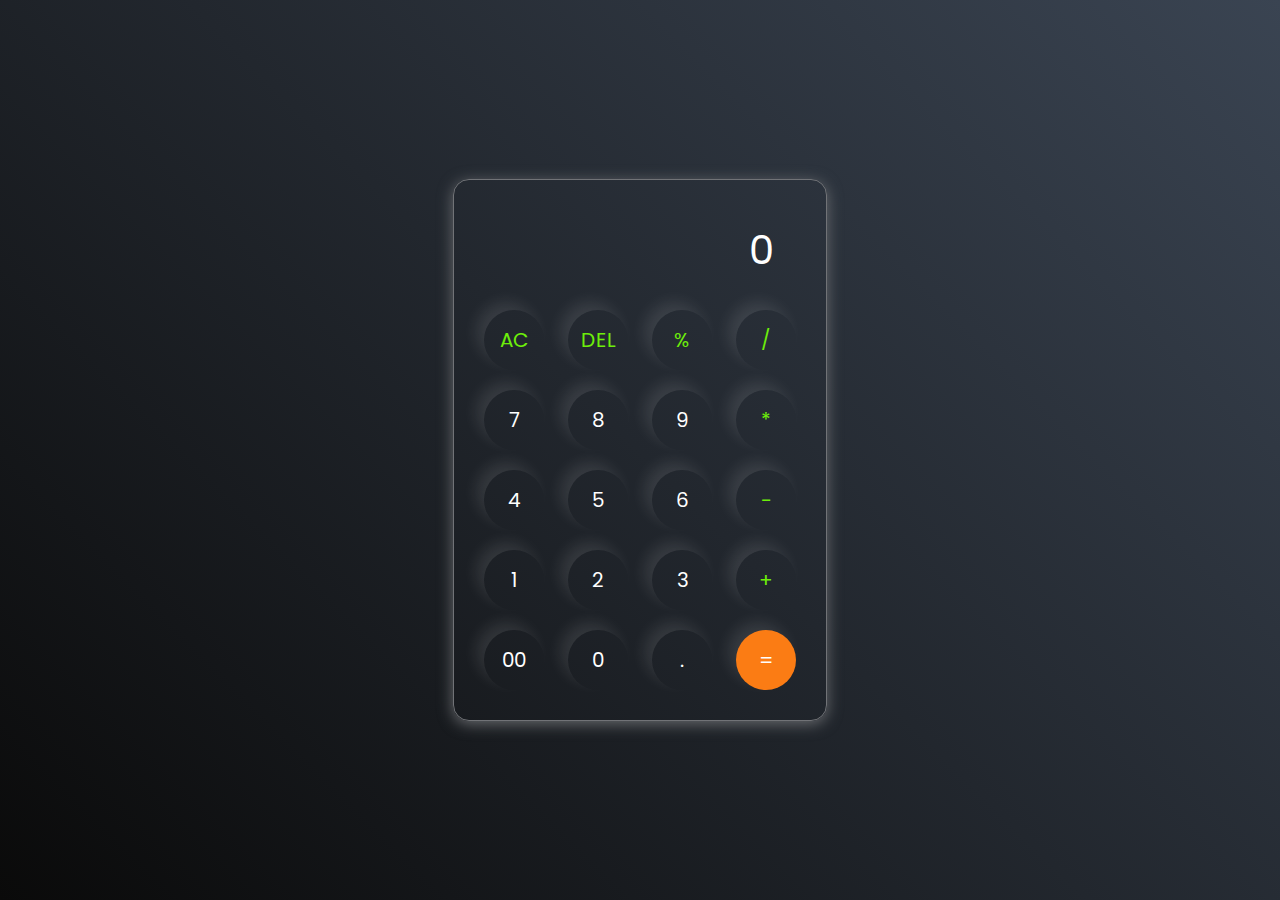
<file: converter.html>
<!DOCTYPE html>
<html lang="en">
<head>
    <meta charset="UTF-8">
    <meta name="viewport" content="width=device-width, initial-scale=1.0">
    <title>Calculator Project</title>
    <link rel="stylesheet" href="conveterstyle.css">
</head>
<body>
    <div class="calculator">
        <input type="text" placeholder="0" id="inputbox">
        <div>
            <button class="operators">AC</button>
            <button class="operators">DEL</button>
            <button class="operators">%</button>
            <button class="operators">/</button>
        
        </div>
        <div>
            <button>7</button>
            <button>8</button>
            <button>9</button>
            <button class="operators">*</button>
        
        </div>
        <div>
            <button>4</button>
            <button>5</button>
            <button>6</button>
            <button class="operators">-</button>
        
        </div>
        <div>
            <button>1</button>
            <button>2</button>
            <button>3</button>
            <button class="operators">+</button>
        
        </div>
        <div>
            <button>00</button>
            <button>0</button>
            <button>.</button>
            <button class="equalbtn">=</button>
        
        </div>

    </div>
    <script src="script.js"></script>
</body>
</html>
</file>
<file: conveterstyle.css>
@import url("https://fonts.googleapis.com/css2?family=Poppins:ital,wght@0,100;0,200;0,300;0,400;0,500;0,600;0,700;0,800;0,900;1,100;1,200;1,300;1,400;1,500;1,600;1,700;1,800;1,900&display=swap");
* {
  margin: 0;
  padding: 0;
  box-sizing: border-box;
  font-family: 'Poppins',sans-serif;
}

body{
    width: 100%;
    height: 100vh;
    display: flex;
    justify-content: center;
    align-items: center;
    background: linear-gradient(45deg,#0a0a0a,#3a4452);
}
.calculator {
    border: 1px solid #717377;
    padding: 20px;
    border-radius: 16px;
    background: transparent;
    box-shadow: 0px 3px 15px rgba(113,115,119, 0.9);
    
}
input{
    width: 320px;
    border: none;
    
    padding: 20px;
    background: transparent;
    
    box-shadow: 0px 3px 15px rgbs(84,84,84,0.1);
    font-size: 40px;
    text-align: right;
    cursor: pointer;

}
input::placeholder{
    color: #ffffff;
;
    
}
 button{
    border: none;
    width: 60px;
    height: 60px;
    margin: 10px;
    border-radius: 50%;
   background: transparent;
   color: #ffffff;
   font-size: 20px;
   box-shadow: -8px -8px 15px rgba(255, 255, 255, 0.1);
   cursor: pointer;

 }

  .equalbtn{
background-color: #fb7c14;
 }
 .operators{
    color: #6dee0a;
 }
</file>
